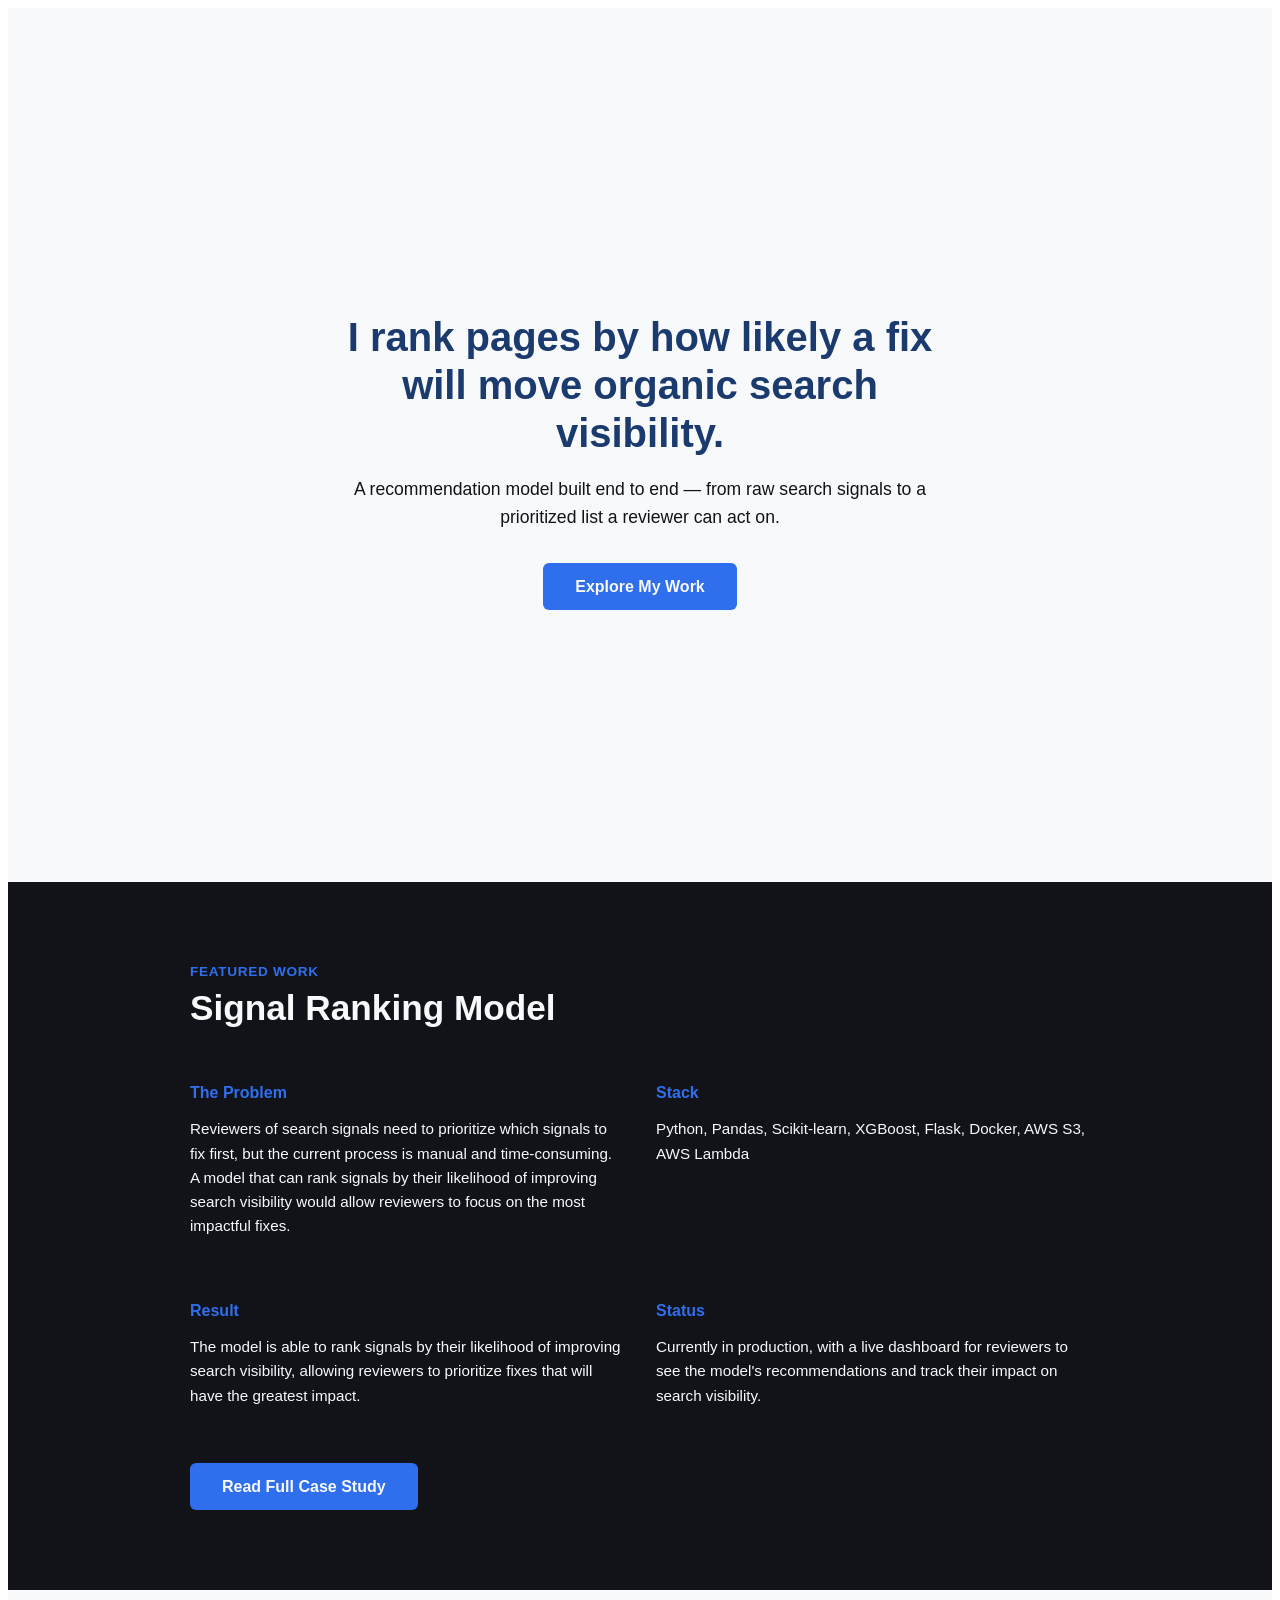
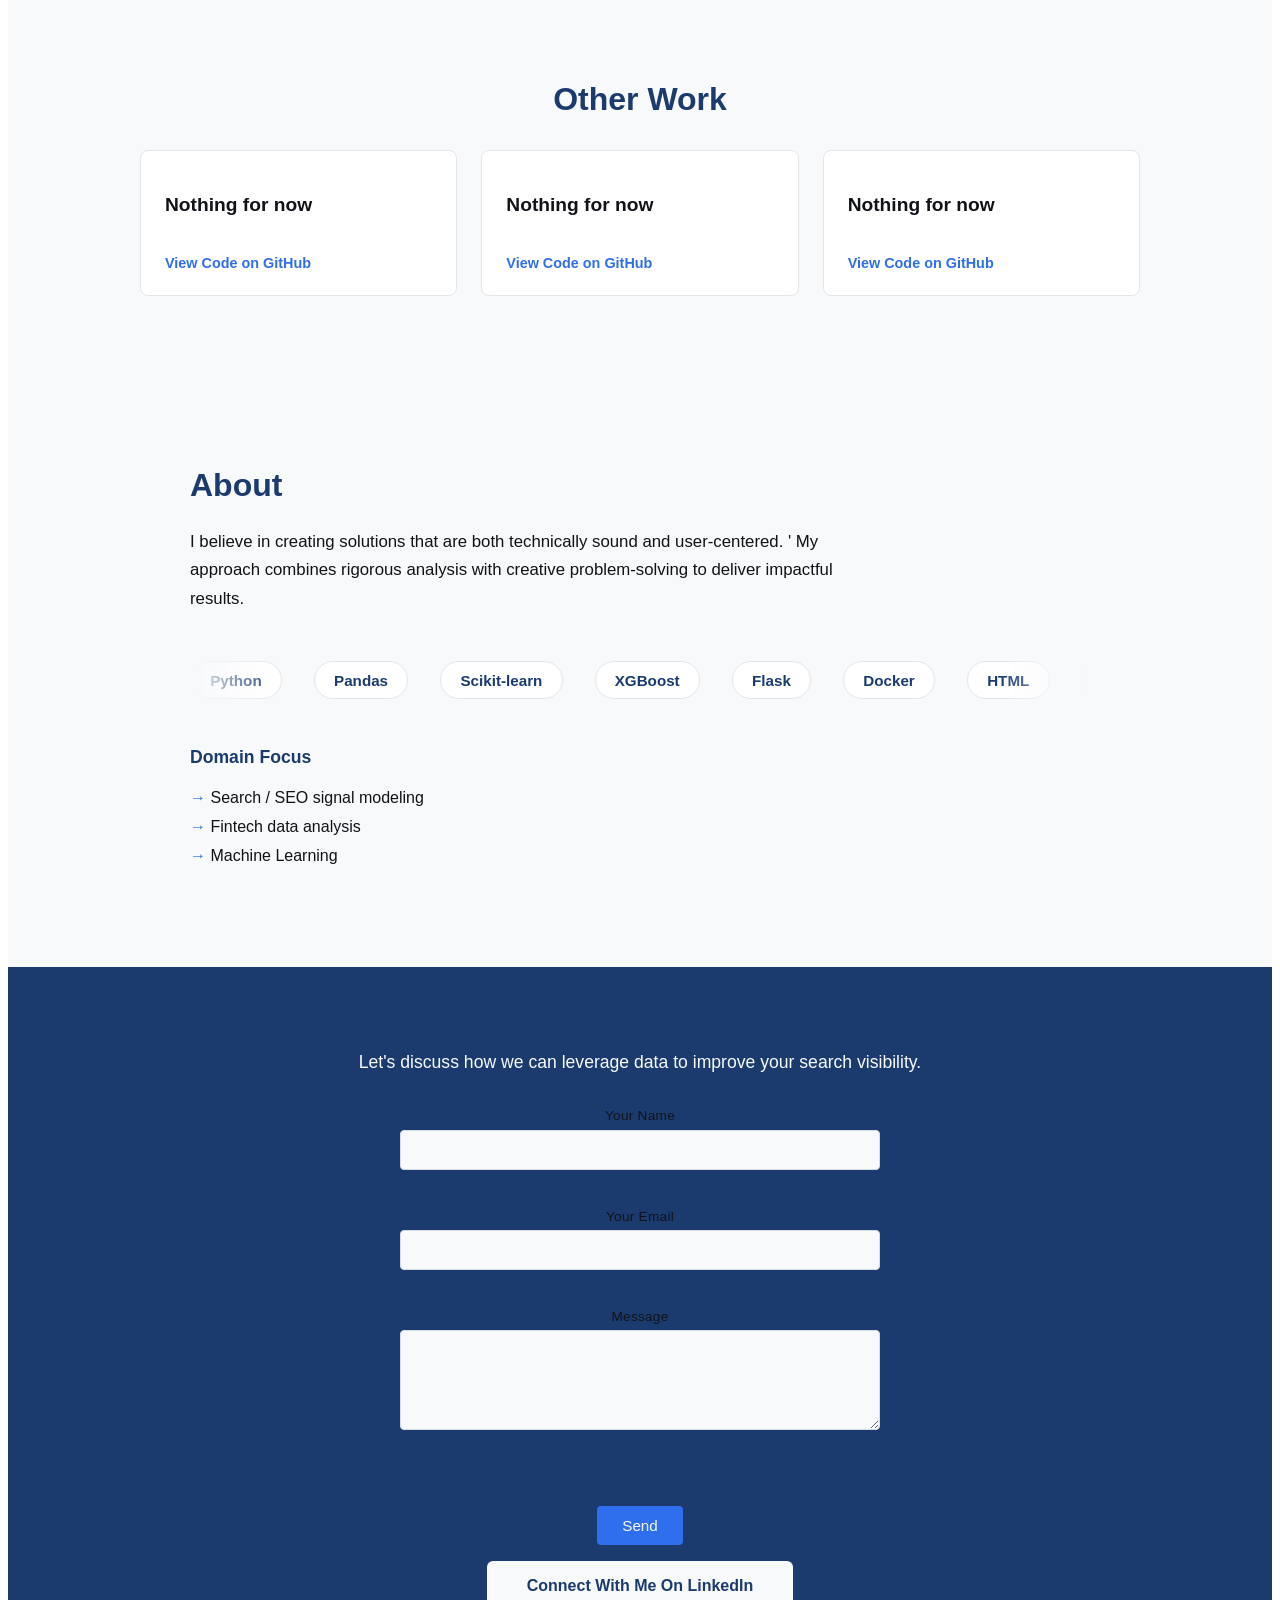
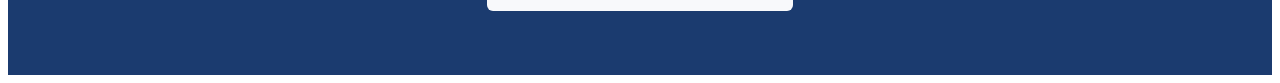
<file: index.html>
<!DOCTYPE html>
<html lang="en">
<head>
  <meta name="google-site-verification" content="74HkeG4LFK2C5_cDWCTDEW6uO546Zc6dEpnRMn8QGf4" />
  <!-- Primary Meta Tags -->
<title>Chiedozie (CJay) Nduagwuike | Portfolio & AI Engineer</title>
<meta name="title" content="Chiedozie (CJay) Nduagwuike | Portfolio & AI Engineer">
<link rel="icon" type="image/png" href="assets/favicon-512.png">
<meta name="description" content="Portfolio of Chiedozie (CJay) Nduagwuike showcasing projects, web applications, and software engineering experience.">
<meta name="viewport" content="width=device-width, initial-scale=1.0">

<!-- Open Graph / Facebook / LinkedIn -->
<meta property="og:type" content="website">
<meta property="og:url" content="https://my-portfolio-cjaynduagwuike.netlify.app/">
<meta property="og:title" content="Chiedozie (CJay) Nduagwuike | Portfolio & AI Engineer">
<meta property="og:description" content="Portfolio of Chiedozie (CJay) Nduagwuike showcasing projects, web applications, and software engineering experience.">
<meta property="og:image" content="https://my-portfolio-cjaynduagwuike.netlify.app/assets/favicon-512.png">

<!-- Twitter Card -->
<meta property="twitter:card" content="summary_large_image">
<meta property="twitter:url" content="https://my-portfolio-cjaynduagwuike.netlify.app/">
<meta property="twitter:title" content="Chiedozie (CJay) Nduagwuike | Portfolio & AI Engineer">
<meta property="twitter:description" content="Portfolio of Chiedozie (CJay) Nduagwuike showcasing projects, web applications, and software engineering experience.">
<meta property="twitter:image" content="https://my-portfolio-cjaynduagwuike.netlify.app/assets/favicon-512.png">
  <meta charset="UTF-8" />
  <meta name="viewport" content="width=device-width, initial-scale=1.0" />
  <link rel="stylesheet" href="style.css" />
  <script src="script.js" defer></script>
</head>
<body>
  <!-- HERO SECTION — paste inside <body>, as the first section -->
<section class="hero">
  <div class="hero-content">
    <h1 class="hero-headline">I rank pages by how likely a fix will move organic search visibility.</h1>
    <p class="hero-subhead">A recommendation model built end to end — from raw search signals to a prioritized list a reviewer can act on.</p>
    <a href="#featured-work" class="hero-cta">Explore My Work</a>
  </div>
</section>
</body>
</html>
<!-- FEATURED CASE STUDY SECTION — paste after the hero, before Secondary Projects -->
<section class="case-study" id="featured-work">
  <div class="case-study-inner">

    <span class="case-study-label">Featured Work</span>
    <h2 class="case-study-title">Signal Ranking Model</h2>

    <div class="case-study-grid">

      <div class="case-study-block">
        <h3 class="case-study-block-title">The Problem</h3>
        <p class="case-study-block-text">
          Reviewers of search signals need to prioritize which signals to fix first, but the current process is manual and time-consuming. A model that can rank signals by their likelihood of improving search visibility would allow reviewers to focus on the most impactful fixes.
        </p>
      </div>

      <div class="case-study-block">
        <h3 class="case-study-block-title">Stack</h3>
        <p class="case-study-block-text">
          Python, Pandas, Scikit-learn, XGBoost, Flask, Docker, AWS S3, AWS Lambda
        </p>
      </div>

      <div class="case-study-block">
        <h3 class="case-study-block-title">Result</h3>
        <p class="case-study-block-text">
          The model is able to rank signals by their likelihood of improving search visibility, allowing reviewers to prioritize fixes that will have the greatest impact.
        </p>
      </div>

      <div class="case-study-block">
        <h3 class="case-study-block-title">Status</h3>
        <p class="case-study-block-text">
          Currently in production, with a live dashboard for reviewers to see the model's recommendations and track their impact on search visibility.
        </p>
      </div>

    </div>

    <div class="case-study-links">
      <a href="case-study.html" class="case-study-cta">Read Full Case Study</a>
      <a href="https://github.com/cjaynduagwuike/flyrank-ml-internship-starter" class="case-study-repo-link"><!-- GitHub repo link --></a>
    </div>

  </div>
</section>

<!-- SECONDARY PROJECTS SECTION — paste after your Featured Case Study section -->
<section class="projects" id="secondary-projects">
  <div class="projects-header">
    <h2 class="projects-title">Other Work</h2>
  </div>

  <div class="projects-grid">

    <article class="project-card">
      <h3 class="project-card-title">Nothing for now</h3>
      <p class="project-card-desc"><!-- One or two sentence description --></p>
      <a href="#" class="project-card-link">View Code on GitHub</a>
    </article>

    <article class="project-card">
      <h3 class="project-card-title">Nothing for now</h3>
      <p class="project-card-desc"><!-- One or two sentence description --></p>
      <a href="#" class="project-card-link">View Code on GitHub</a>
    </article>

    <article class="project-card">
      <h3 class="project-card-title">Nothing for now</h3>
      <p class="project-card-desc"><!-- One or two sentence description --></p>
      <a href="#" class="project-card-link">View Code on GitHub</a>
    </article>

  </div>
</section>

<!-- ABOUT & PHILOSOPHY SECTION — paste after Secondary Projects, before Footer -->
<section class="about" id="about">
  <div class="about-inner">

    <h2 class="about-title">About</h2>

    <p class="about-philosophy">
      I believe in creating solutions that are both technically sound and user-centered. '
      My approach combines rigorous analysis with creative problem-solving to deliver impactful results.
    </p>

    <div class="skills-marquee">
      <div class="skills-track">
        <span class="skill-item">Python</span>
        <span class="skill-item">Pandas</span>
        <span class="skill-item">Scikit-learn</span>
        <span class="skill-item">XGBoost</span>
        <span class="skill-item">Flask</span>
        <span class="skill-item">Docker</span>
        <!-- Duplicate the same set below — needed for the seamless loop, see explanation -->
        <span class="skill-item">HTML</span>
        <span class="skill-item">CSS</span>
        <span class="skill-item">JavaScript</span>
        <span class="skill-item">React</span>
        <span class="skill-item">Node.js</span>
        <span class="skill-item">MongoDB</span>
      </div>
    </div>

    <div class="about-domains">
      <h3 class="about-domains-title">Domain Focus</h3>
      <ul class="about-domains-list">
        <li>Search / SEO signal modeling</li>
        <li>Fintech data analysis</li>
        <li>Machine Learning</li>
      </ul>
    </div>

  </div>
</section>

<!-- FOOTER / FINAL CTA — paste at the very end of <body>, after About -->

<footer class="site-footer" id="contact">
  <div class="footer-inner">
    <p class="footer-closing">
      Let's discuss how we can leverage data to improve your search visibility.
    </p>

    <!-- Netlify Form -->

<section class="contact-form-wrap">
  <form name="contact" method="POST" data-netlify="true" netlify-honeypot="bot-field" class="contact-form" id="contactForm" novalidate>
    <input type="hidden" name="form-name" value="contact" />
    <p class="hp-field"><label>Don't fill this out: <input name="bot-field" tabindex="-1" autocomplete="off" /></label></p>
 
    <p class="field">
      <label for="name">Your Name</label>
      <input type="text" id="name" name="name" />
      <span class="error-msg" id="name-error" role="alert"></span>
    </p>
 
    <p class="field">
      <label for="email">Your Email</label>
      <input type="email" id="email" name="email" />
      <span class="error-msg" id="email-error" role="alert"></span>
    </p>
 
    <p class="field">
      <label for="message">Message</label>
      <textarea id="message" name="message"></textarea>
      <span class="error-msg" id="message-error" role="alert"></span>
    </p>
 
    <p class="form-status" id="formStatus" role="status" aria-live="polite"></p>
 
    <p>
      <button type="submit" id="submitBtn">Send</button>
    </p>
  </form>
</section>

    <a href="#" class="footer-cta" target="_blank" rel="noopener">
      Connect With Me On LinkedIn
    </a>
  </div>
</footer>
</file>
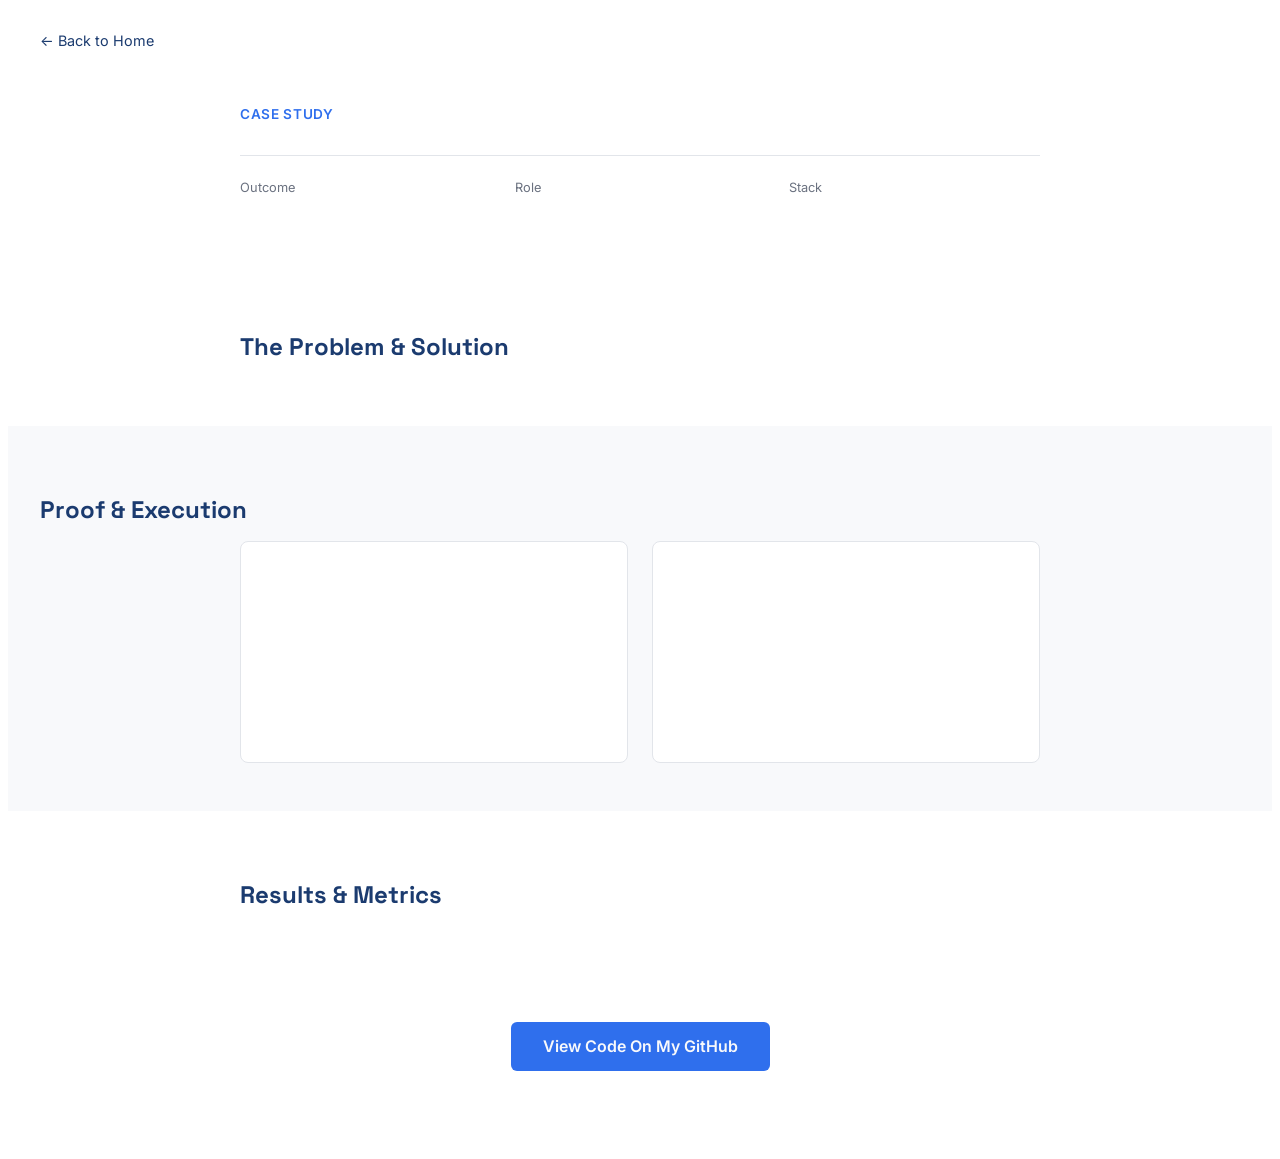
<file: case-study.html>
<!DOCTYPE html>
<html lang="en">
<head>
  <meta charset="UTF-8">
  <meta name="viewport" content="width=device-width, initial-scale=1.0">
  <title>Signal Ranking Model — Case Study</title>
  <link rel="preconnect" href="https://fonts.googleapis.com">
  <link href="https://fonts.googleapis.com/css2?family=Space+Grotesk:wght@700&family=Inter:wght@400;600&display=swap" rel="stylesheet">
  <link rel="stylesheet" href="style.css">
</head>
<body>

  <a href="index.html" class="back-link">← Back to Home</a>

  <!-- SECTION 1: Header & Overview -->
   
  <section class="cs-header">
    <span class="cs-label">Case Study</span>
    <h1 class="cs-title"><!-- Project title --></h1>
    <div class="cs-meta">
      <div class="cs-meta-item">
        <span class="cs-meta-label">Outcome</span>
        <span class="cs-meta-value"><!-- Core outcome, one line --></span>
      </div>
      <div class="cs-meta-item">
        <span class="cs-meta-label">Role</span>
        <span class="cs-meta-value"><!-- Your role --></span>
      </div>
      <div class="cs-meta-item">
        <span class="cs-meta-label">Stack</span>
        <span class="cs-meta-value"><!-- Tools used --></span>
      </div>
    </div>
  </section>

  <!-- SECTION 2: The Problem & Solution -->
  <section class="cs-block">
    <h2 class="cs-block-title">The Problem &amp; Solution</h2>
    <p class="cs-block-text">
      <!-- What was broken, how you fixed it. Confirm the leakage question
           before writing this — it changes what "the problem" even is. -->
    </p>
  </section>

  <!-- SECTION 3: Proof & Execution -->
  <section class="cs-block cs-block-alt">
    <h2 class="cs-block-title">Proof &amp; Execution</h2>
    <div class="cs-proof-grid">
      <div class="cs-proof-item">
        <!-- Screenshot, code snippet, or workflow diagram image goes here -->
      </div>
      <div class="cs-proof-item">
        <!-- Second proof item -->
      </div>
    </div>
  </section>

  <!-- SECTION 4: Results & Metrics -->
  <section class="cs-block">
    <h2 class="cs-block-title">Results &amp; Metrics</h2>
    <p class="cs-block-text">
      <!-- Quantifiable before/after. Do NOT use a bare accuracy number with
           no baseline. State what it's compared against, or use a metric
           that actually fits a ranking/prioritization problem. -->
    </p>
  </section>

  <!-- SECTION 5: Next Steps / CTA -->
  <section class="cs-cta-block">
    <a href="#" class="cs-github-link" target="_blank" rel="noopener">
      View Code On My GitHub
    </a>
  </section>

</body>
</html>
</file>
<file: style.css>
/* HERO SECTION STYLES — paste in style.css */

/* Lets the browser scroll smoothly when the CTA link is clicked */
html {
  scroll-behavior: smooth;
}

@media (max-width: 480px) {
  .case-study, .projects, .about {
    padding: 3rem 1.5rem;
  }
}

.hero {
  min-height: 90vh;
  display: flex;
  align-items: center;
  justify-content: center;
  background-color: #F8F9FB;
  padding: 2rem;
}

.hero-content {
  max-width: 640px;
  text-align: center;
}

.hero-headline {
  font-family: 'Space Grotesk', sans-serif;
  font-size: 2.5rem;
  font-weight: 700;
  color: #1B3B6F;
  line-height: 1.2;
  margin-bottom: 1rem;
}

.hero-subhead {
  font-family: 'Inter', sans-serif;
  font-size: 1.1rem;
  color: #111318;
  line-height: 1.6;
  margin-bottom: 2rem;
}

.hero-cta {
  display: inline-block;
  font-family: 'Inter', sans-serif;
  font-weight: 600;
  font-size: 1rem;
  color: #F8F9FB;
  background-color: #2F6FED;
  padding: 0.9rem 2rem;
  border-radius: 6px;
  text-decoration: none;
}

.hero-cta:hover {
  opacity: 0.9;
}
@media (max-width: 600px) {
  .hero-headline {
    font-size: 1.8 rem;
  }
  .hero {
    padding: 1.5rem;
  }
}

/* SECONDARY PROJECTS SECTION STYLES — paste in style.css */

.projects {
  background-color: #F8F9FB;
  padding: 4rem 2rem;
}

.projects-header {
  max-width: 1000px;
  margin: 0 auto 2rem auto;
  text-align: center;
}

.projects-title {
  font-family: 'Space Grotesk', sans-serif;
  font-size: 2rem;
  color: #1B3B6F;
}

.projects-grid {
  max-width: 1000px;
  margin: 0 auto;
  display: grid;
  grid-template-columns: repeat(3, 1fr);
  gap: 1.5rem;
}

.project-card {
  background-color: #FFFFFF;
  border: 1px solid #E2E5EA;
  border-radius: 8px;
  padding: 1.5rem;
  display: flex;
  flex-direction: column;
}

.project-card-title {
  font-family: 'Space Grotesk', sans-serif;
  font-size: 1.2rem;
  color: #111318;
  margin-bottom: 0.5rem;
}

.project-card-desc {
  font-family: 'Inter', sans-serif;
  font-size: 0.95rem;
  color: #111318;
  line-height: 1.5;
  flex-grow: 1;
  margin-bottom: 1rem;
}

.project-card-link {
  font-family: 'Inter', sans-serif;
  font-weight: 600;
  font-size: 0.9rem;
  color: #2F6FED;
  text-decoration: none;
}

.project-card-link:hover {
  text-decoration: underline;
}

/* Stack cards vertically on narrow screens instead of squishing 3 columns */
@media (max-width: 768px) {
  .projects-grid {
    grid-template-columns: 1fr;
  }
}

/* FEATURED CASE STUDY STYLES — paste in style.css */

.case-study {
  background-color: #111318;
  padding: 5rem 2rem;
}

.case-study-inner {
  max-width: 900px;
  margin: 0 auto;
}

.case-study-label {
  font-family: 'Inter', sans-serif;
  font-size: 0.85rem;
  font-weight: 600;
  letter-spacing: 0.05em;
  text-transform: uppercase;
  color: #2F6FED;
}

.case-study-title {
  font-family: 'Space Grotesk', sans-serif;
  font-size: 2.2rem;
  color: #F8F9FB;
  margin: 0.5rem 0 2.5rem 0;
}

.case-study-grid {
  display: grid;
  grid-template-columns: repeat(2, 1fr);
  gap: 2rem;
  margin-bottom: 2.5rem;
}

.case-study-block-title {
  font-family: 'Space Grotesk', sans-serif;
  font-size: 1rem;
  color: #2F6FED;
  margin-bottom: 0.5rem;
}

.case-study-block-text {
  font-family: 'Inter', sans-serif;
  font-size: 0.95rem;
  line-height: 1.6;
  color: #F8F9FB;
}

.case-study-links {
  display: flex;
  gap: 1.5rem;
  align-items: center;
}

.case-study-cta {
  font-family: 'Inter', sans-serif;
  font-weight: 600;
  font-size: 1rem;
  color: #F8F9FB;
  background-color: #2F6FED;
  padding: 0.9rem 2rem;
  border-radius: 6px;
  text-decoration: none;
}

.case-study-repo-link {
  font-family: 'Inter', sans-serif;
  font-weight: 600;
  font-size: 0.9rem;
  color: #F8F9FB;
  text-decoration: underline;
}

@media (max-width: 768px) {
  .case-study-grid {
    grid-template-columns: 1fr;
  }
}

/* ABOUT & PHILOSOPHY STYLES — paste in style.css */

.about {
  background-color: #F8F9FB;
  padding: 5rem 2rem;
}

.about-inner {
  max-width: 900px;
  margin: 0 auto;
}

.about-title {
  font-family: 'Space Grotesk', sans-serif;
  font-size: 2rem;
  color: #1B3B6F;
  margin-bottom: 1.5rem;
}

.about-philosophy {
  font-family: 'Inter', sans-serif;
  font-size: 1.05rem;
  line-height: 1.7;
  color: #111318;
  max-width: 650px;
  margin-bottom: 3rem;
}

/* Moving skills grid: a horizontal strip that scrolls itself, on loop */
.skills-marquee {
  overflow: hidden;
  width: 100%;
  margin-bottom: 3rem;
  -webkit-mask-image: linear-gradient(to right, transparent, black 10%, black 90%, transparent);
          mask-image: linear-gradient(to right, transparent, black 10%, black 90%, transparent);
}

.skills-track {
  display: flex;
  gap: 2rem;
  width: max-content;
  animation: scroll-skills 20s linear infinite;
}

.skill-item {
  font-family: 'Inter', sans-serif;
  font-weight: 600;
  font-size: 0.95rem;
  color: #1B3B6F;
  background-color: #FFFFFF;
  border: 1px solid #E2E5EA;
  border-radius: 20px;
  padding: 0.6rem 1.2rem;
  white-space: nowrap;
}

@keyframes scroll-skills {
  from { transform: translateX(0); }
  to   { transform: translateX(-50%); }
}

.about-domains-title {
  font-family: 'Space Grotesk', sans-serif;
  font-size: 1.1rem;
  color: #1B3B6F;
  margin-bottom: 0.75rem;
}

.about-domains-list {
  font-family: 'Inter', sans-serif;
  font-size: 1rem;
  color: #111318;
  line-height: 1.8;
  list-style: none;
  padding: 0;
}

.about-domains-list li::before {
  content: "→ ";
  color: #2F6FED;
  font-weight: 600;
}

/* Pause the scroll on hover so it's readable, and respect users who've
   asked their system to reduce motion */
.skills-marquee:hover .skills-track {
  animation-play-state: paused;
}

@media (prefers-reduced-motion: reduce) {
  .skills-track {
    animation: none;
  }
}
/* FOOTER STYLES — paste in style.css */

.site-footer {
  background-color: #1B3B6F;
  padding: 4rem 2rem;
  text-align: center;
}

.footer-inner {
  max-width: 600px;
  margin: 0 auto;
}

.footer-closing {
  font-family: 'Inter', sans-serif;
  font-size: 1.1rem;
  line-height: 1.6;
  color: #F8F9FB;
  margin-bottom: 2rem;
}

.footer-cta {
  display: inline-block;
  font-family: 'Inter', sans-serif;
  font-weight: 600;
  font-size: 1rem;
  color: #1B3B6F;
  background-color: #F8F9FB;
  padding: 1rem 2.5rem;
  border-radius: 6px;
  text-decoration: none;
}

.footer-cta:hover {
  opacity: 0.9;
}

/* CASE STUDY PAGE STYLES — paste in style.css */

.back-link {
  display: inline-block;
  font-family: 'Inter', sans-serif;
  font-size: 0.9rem;
  color: #1B3B6F;
  text-decoration: none;
  padding: 1.5rem 2rem;
}

.cs-header {
  max-width: 800px;
  margin: 0 auto;
  padding: 2rem 2rem 4rem 2rem;
}

.cs-label {
  font-family: 'Inter', sans-serif;
  font-size: 0.85rem;
  font-weight: 600;
  letter-spacing: 0.05em;
  text-transform: uppercase;
  color: #2F6FED;
}

.cs-title {
  font-family: 'Space Grotesk', sans-serif;
  font-size: 2.4rem;
  color: #1B3B6F;
  margin: 0.5rem 0 2rem 0;
}

.cs-meta {
  display: grid;
  grid-template-columns: repeat(3, 1fr);
  gap: 1.5rem;
  border-top: 1px solid #E2E5EA;
  padding-top: 1.5rem;
}

.cs-meta-item {
  display: flex;
  flex-direction: column;
}

.cs-meta-label {
  font-family: 'Inter', sans-serif;
  font-size: 0.8rem;
  color: #6B7280;
  margin-bottom: 0.25rem;
}

.cs-meta-value {
  font-family: 'Inter', sans-serif;
  font-weight: 600;
  font-size: 0.95rem;
  color: #111318;
}

.cs-block {
  max-width: 800px;
  margin: 0 auto;
  padding: 3rem 2rem;
}

.cs-block-alt {
  max-width: 100%;
  background-color: #F8F9FB;
}

.cs-block-title {
  font-family: 'Space Grotesk', sans-serif;
  font-size: 1.5rem;
  color: #1B3B6F;
  margin-bottom: 1rem;
}

.cs-block-text {
  font-family: 'Inter', sans-serif;
  font-size: 1rem;
  line-height: 1.7;
  color: #111318;
  max-width: 800px;
}

.cs-proof-grid {
  max-width: 800px;
  margin: 0 auto;
  display: grid;
  grid-template-columns: repeat(2, 1fr);
  gap: 1.5rem;
}

.cs-proof-item {
  background-color: #FFFFFF;
  border: 1px solid #E2E5EA;
  border-radius: 8px;
  min-height: 220px;
}

.cs-cta-block {
  max-width: 800px;
  margin: 0 auto;
  padding: 3rem 2rem 5rem 2rem;
  text-align: center;
}

.cs-github-link {
  display: inline-block;
  font-family: 'Inter', sans-serif;
  font-weight: 600;
  font-size: 1rem;
  color: #F8F9FB;
  background-color: #2F6FED;
  padding: 0.9rem 2rem;
  border-radius: 6px;
  text-decoration: none;
}

@media (max-width: 768px) {
  .cs-meta, .cs-proof-grid {
    grid-template-columns: 1fr;
  }
}
/* Contact form styles */
.contact-form-wrap {
  --navy: #1B3B6F;
  --dark: #111318;
  --light: #F8F9FB;
  --accent: #2F6FED;
  font-family: 'Inter', sans-serif;
  width: 100%;       /* Change from max-width to width */
  max-width: 480px;  /* Keep as a constraint for larger screens */
  margin: 0 auto;    /* Centers the form on mobile */
}
  .contact-form .field { margin-bottom: 1.25rem; }
  .contact-form label {
    display: block;
    font-family: 'Space Grotesk', sans-serif;
    font-size: 0.85rem;
    letter-spacing: 0.02em;
    margin-bottom: 0.4rem;
    color: var(--dark);
  }
  .contact-form input[type="text"],
  .contact-form input[type="email"],
  .contact-form textarea {
    width: 100%;
    box-sizing: border-box;
    padding: 0.65rem 0.75rem;
    border: 1px solid #d7dbe3;
    border-radius: 4px;
    font-family: 'Inter', sans-serif;
    font-size: 0.95rem;
    background: var(--light);
    color: var(--dark);
  }
  .contact-form input:focus,
  .contact-form textarea:focus {
    outline: none;
    border-color: var(--accent);
    box-shadow: 0 0 0 3px rgba(47, 111, 237, 0.15);
  }
  .contact-form input[aria-invalid="true"],
  .contact-form textarea[aria-invalid="true"] {
    border-color: #C0392B;
  }
  .contact-form textarea { min-height: 100px; resize: vertical; }
  .error-msg {
    display: block;
    min-height: 1.1em;
    font-size: 0.8rem;
    color: #C0392B;
    margin-top: 0.3rem;
  }
  .hp-field { position: absolute; left: -9999px; }
  .form-status {
    font-family: 'Inter', sans-serif;
    font-size: 0.9rem;
    min-height: 1.2em;
  }
  .form-status.success {
    font-family: 'Space Grotesk', sans-serif;
    color: var(--navy);
    font-size: 1rem;
  }
  .form-status.error { color: #C0392B; }
  .contact-form button {
    background: var(--accent);
    color: var(--light);
    border: none;
    padding: 0.7rem 1.6rem;
    border-radius: 4px;
    font-family: 'Space Grotesk', sans-serif;
    font-size: 0.95rem;
    cursor: pointer;
  }
  .contact-form button:disabled {
    opacity: 0.6;
    cursor: not-allowed;
  }
  .contact-form.is-success .field,
  .contact-form.is-success button { display: none; }
</file>
